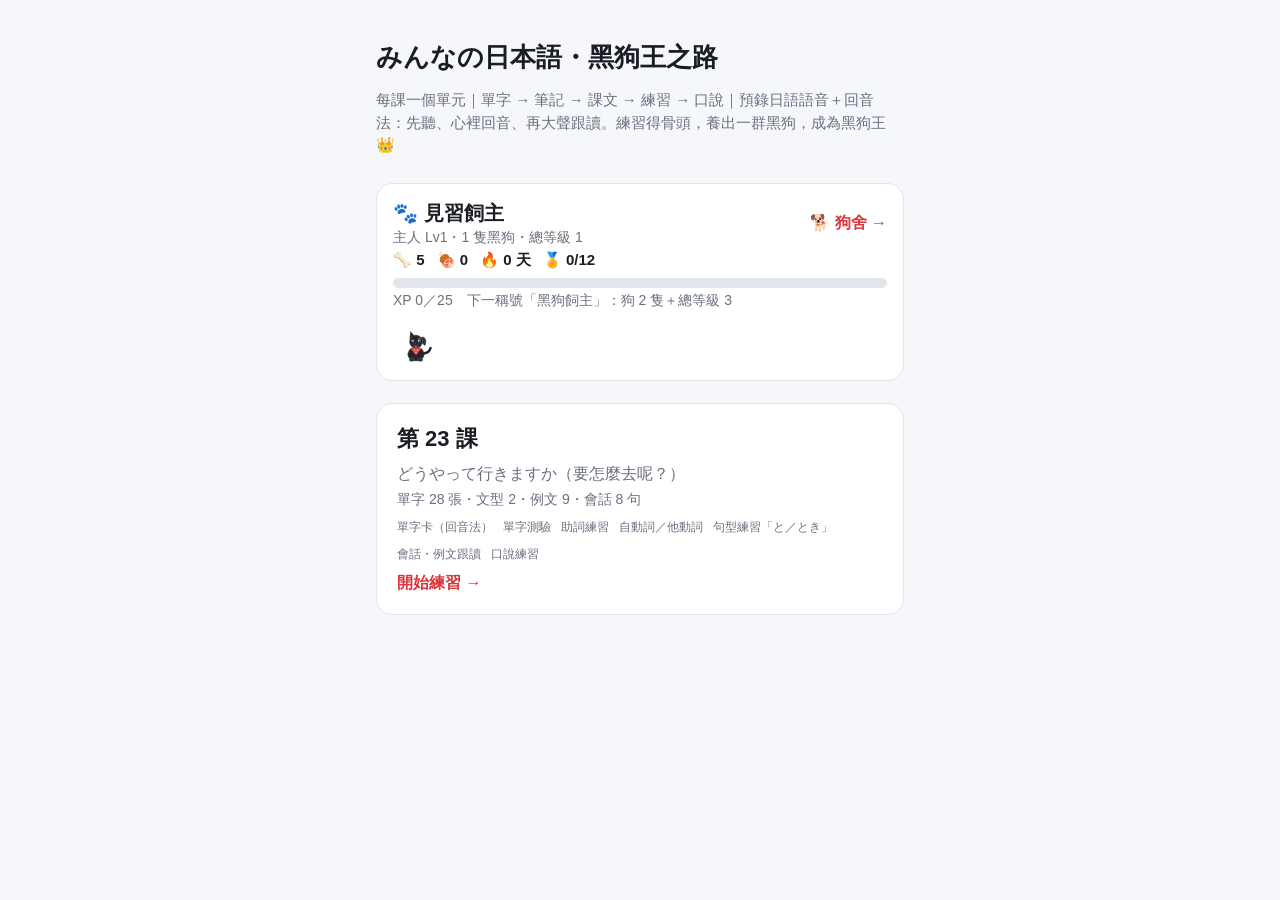
<file: index.html>
<!doctype html><html lang="zh-Hant"><head><meta charset="utf-8"><link rel="icon" href="data:,"><meta http-equiv="Cache-Control" content="no-cache"><meta name="viewport" content="width=device-width,initial-scale=1">
<title>みんなの日本語・黑狗王之路</title><link rel="stylesheet" href="style.css?v=2"><style>
.w{max-width:560px;padding:28px 16px 40px}h1{font-size:26px;margin:12px 0 6px}.sub{color:var(--mu);font-size:15px;margin:0 0 18px;line-height:1.5}
a.card{display:block;background:var(--cd);border:1px solid var(--ln);border-radius:16px;padding:20px;margin-bottom:14px;color:inherit;text-decoration:none;min-height:88px}a.card:active{transform:scale(.98)}
.t{display:flex;justify-content:space-between;align-items:center}.wk{font-size:22px;font-weight:800}.s{color:var(--mu);margin-top:10px;font-size:16px}.go{color:var(--ac);margin-top:10px;font-weight:600}
</style></head><body><div class="w"><h1>みんなの日本語・黑狗王之路</h1><p class="sub">每課一個單元｜單字 → 筆記 → 課文 → 練習 → 口說｜預錄日語語音＋回音法：先聽、心裡回音、再大聲跟讀。練習得骨頭，養出一群黑狗，成為黑狗王 👑</p><div id="dogc"></div><div id="list"></div></div>
<script>window.PAGEVER="2"</script><script src="jp.js?v=2"></script><script src="rw.js?v=2"></script><script src="dogs.js?v=2"></script><script>RW.home(document.getElementById("list"));DOGS.home(document.getElementById("dogc"))</script></body></html>
</file>
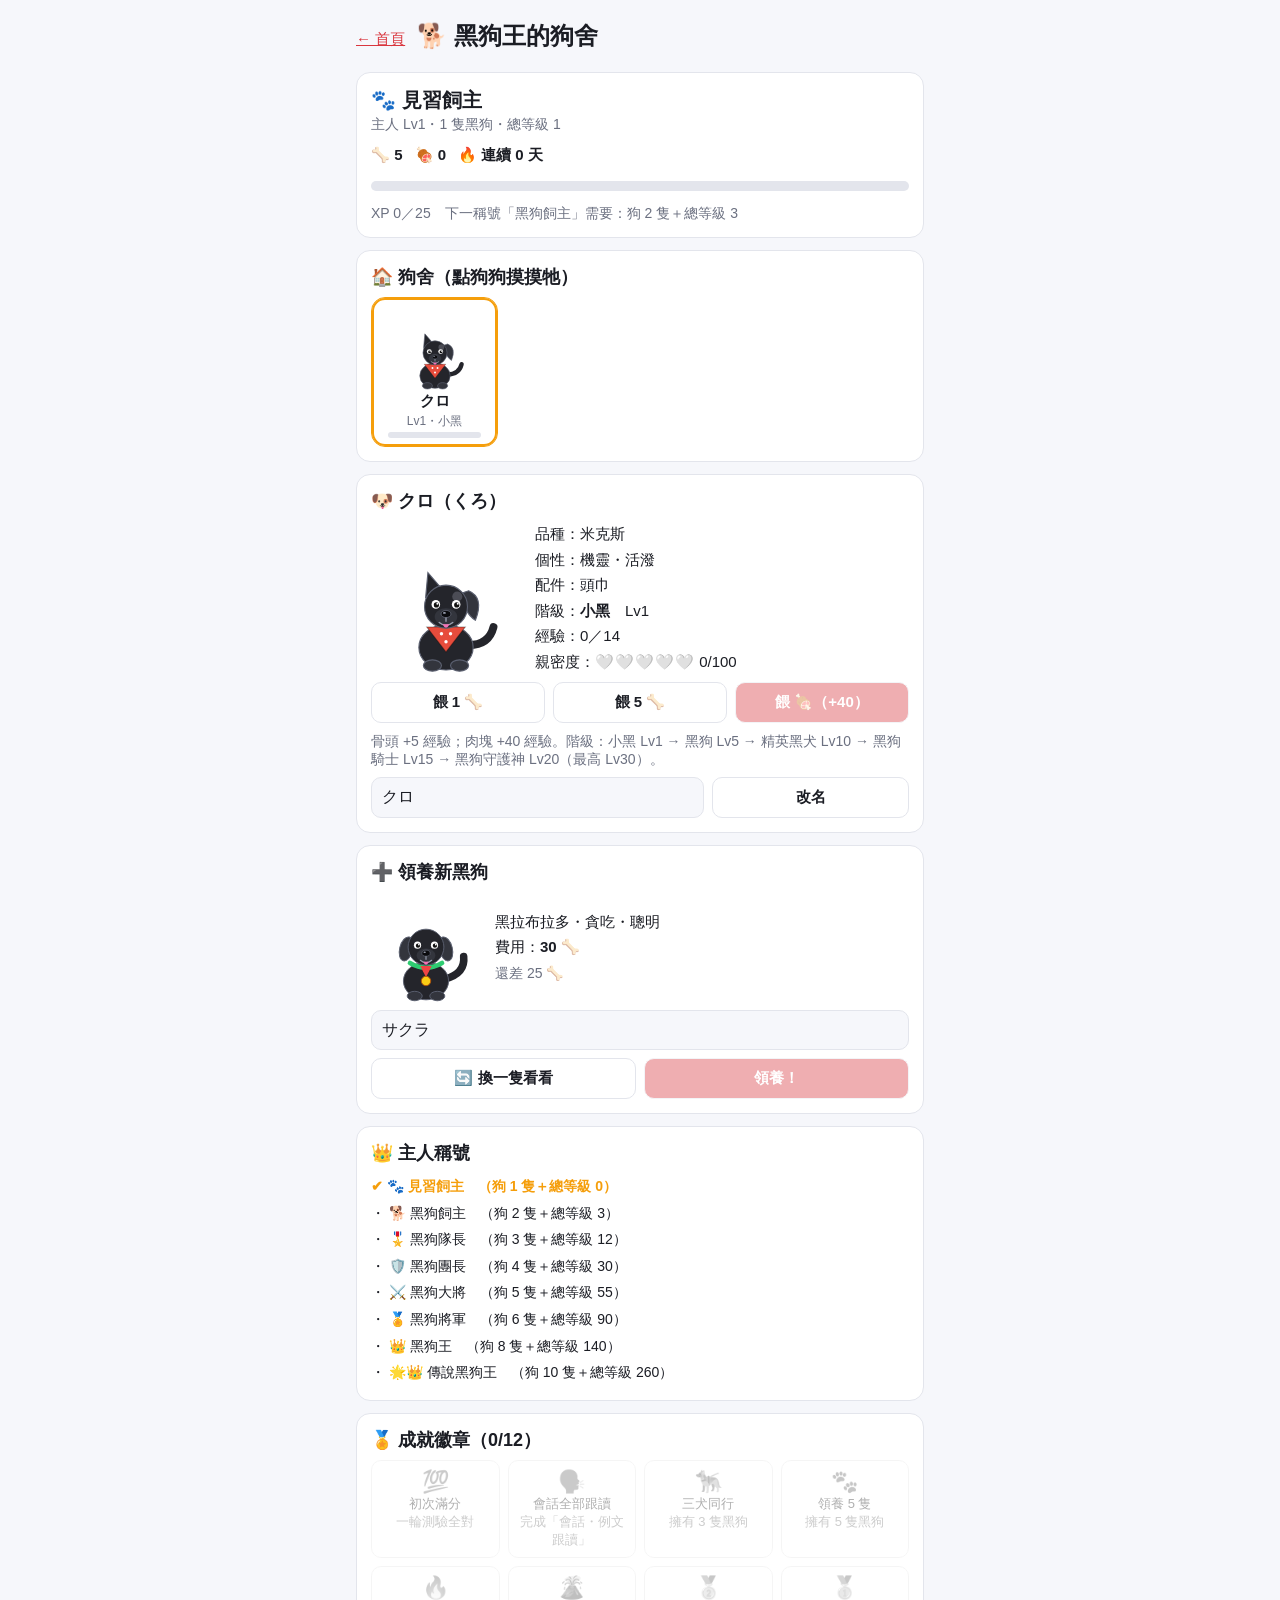
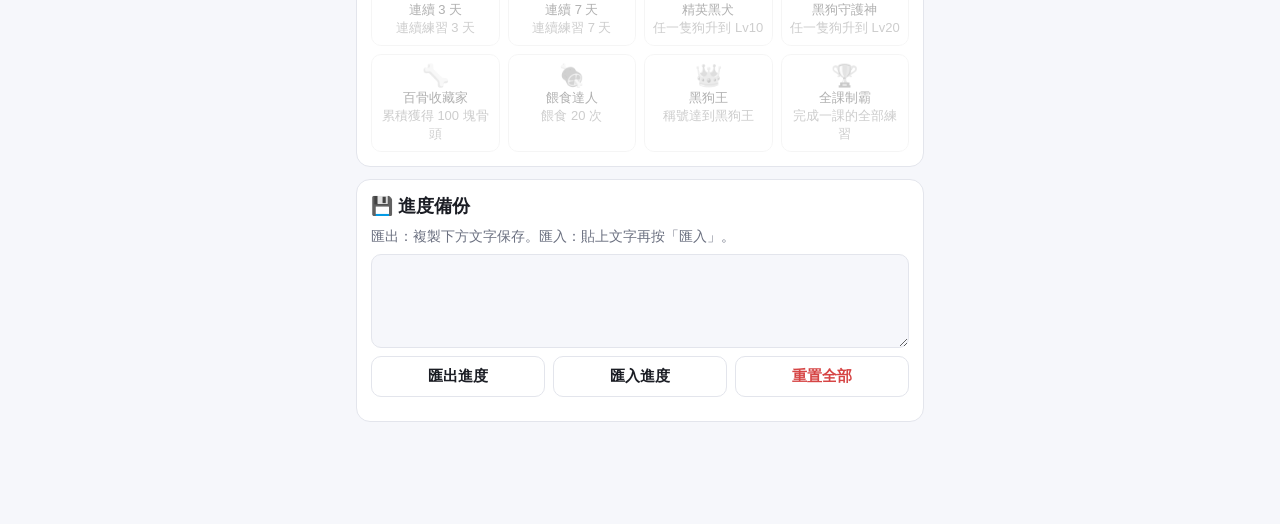
<file: kennel.html>
<!doctype html><html lang="zh-Hant"><head><meta charset="utf-8"><link rel="icon" href="data:,"><meta http-equiv="Cache-Control" content="no-cache"><meta name="viewport" content="width=device-width,initial-scale=1"><title>狗舍｜みんなの日本語・黑狗王之路</title><link rel="stylesheet" href="style.css?v=2"></head><body><div class="w">
<div class="wk-top" style="padding:8px 0"><a class="nav" href="index.html">← 首頁</a><h1>🐕 黑狗王的狗舍</h1></div><div id="kennel"></div></div>
<script>window.PAGEVER="2"</script><script src="jp.js?v=2"></script><script src="rw.js?v=2"></script><script src="dogs.js?v=2"></script><script>DOGS.kennel(document.getElementById("kennel"));RW.verCheck()</script></body></html>
</file>
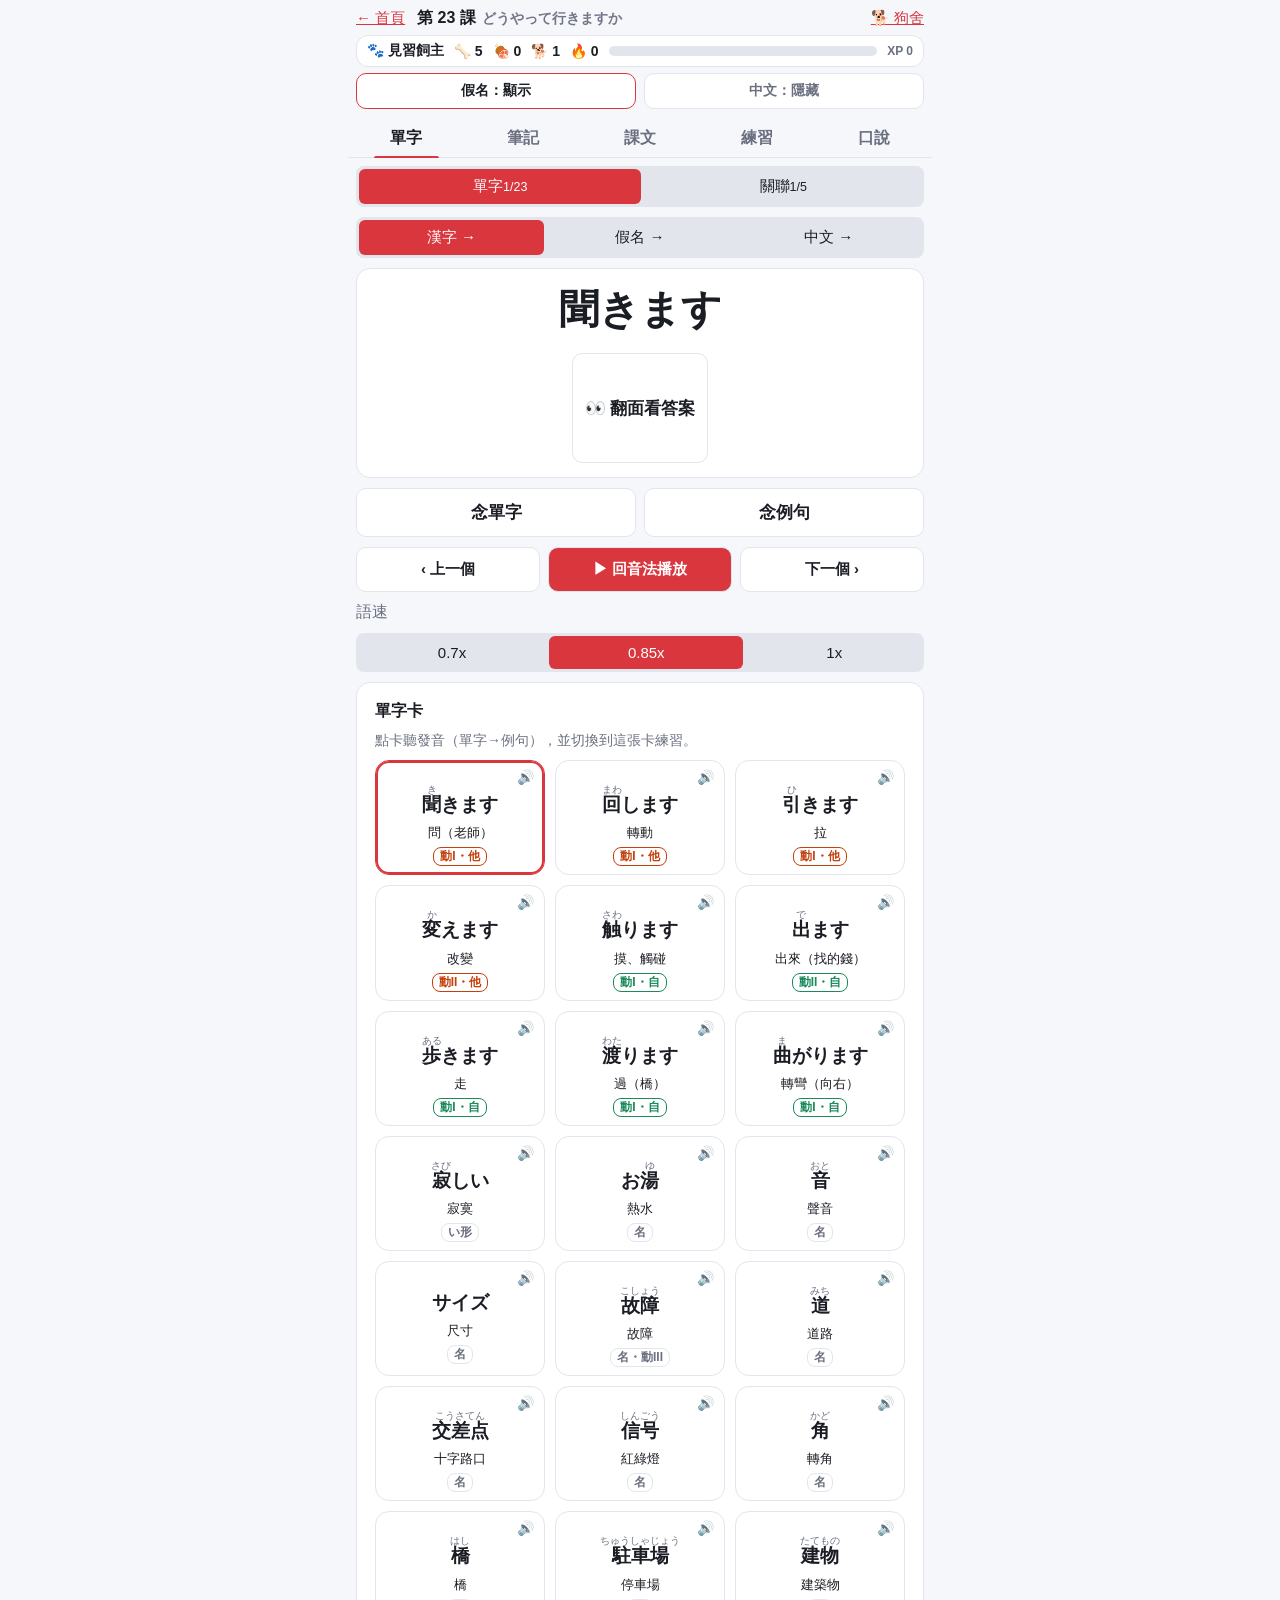
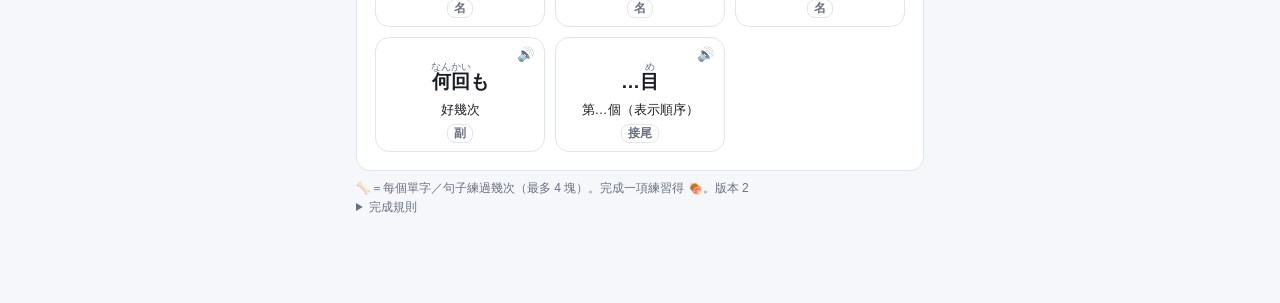
<file: lesson23.html>
<!doctype html><html lang="zh-Hant"><head><meta charset="utf-8"><link rel="icon" href="data:,"><meta http-equiv="Cache-Control" content="no-cache"><meta name="viewport" content="width=device-width,initial-scale=1"><title>第 23 課｜みんなの日本語・黑狗王之路</title><link rel="stylesheet" href="style.css?v=2"></head><body><div class="w" id="app"></div>
<script>window.PAGEVER="2"</script>
<script src="jp.js?v=2"></script><script src="rw.js?v=2"></script><script src="dogs.js?v=2"></script><script src="lesson23-audio.js?v=2"></script><script src="speech.js?v=2"></script><script src="lesson23-data.js?v=2"></script><script src="unit.js?v=2"></script>
</body></html>
</file>
<file: style.css>
:root{--tint:#eef3ff;--bg:#f6f7fb;--fg:#1b1d24;--mu:#6b7080;--cd:#fff;--ln:#e3e5ec;--ac:#2f6fed;--ok:#1a9a5a;--bad:#d64545}
@media(prefers-color-scheme:dark){:root{--tint:#232a3b;--bg:#121318;--fg:#eceef4;--mu:#9aa0b0;--cd:#1d1f27;--ln:#2c2f3a;--ac:#6ea0ff}}
*{box-sizing:border-box}body{margin:0;background:var(--bg);color:var(--fg);font-family:-apple-system,"PingFang TC","Noto Sans TC",sans-serif;padding-bottom:70px}
.w{max-width:600px;margin:0 auto;padding:8px 16px 16px;display:flex;flex-direction:column;gap:8px}h1{font-size:24px;margin:4px 0}h2{font-size:20px;margin:14px 0 0;padding-top:6px;border-top:2px solid var(--ln)}
.box{background:var(--cd);border:1px solid var(--ln);border-radius:14px;padding:18px;display:flex;flex-direction:column;gap:10px}.c{text-align:center}
.seg{display:flex;flex-wrap:wrap;gap:4px;background:var(--ln);border-radius:8px;padding:3px}.seg button{flex:1 1 auto;padding:8px 10px;border:0;border-radius:6px;font-size:15px;background:transparent;color:var(--fg)}.seg button.on{background:var(--ac);color:#fff}
.row{display:flex;flex-wrap:wrap;gap:8px}.b{flex:1 1 110px;padding:12px;font-size:17px;border-radius:10px;border:1px solid var(--ln);background:var(--cd);color:var(--fg);font-weight:600}.b.p{background:var(--ac);color:#fff}
.big{font-size:38px;font-weight:800;overflow-wrap:anywhere}.hl{color:var(--ac)}.mu{color:var(--mu)}.cue{padding:10px;border-radius:10px;background:var(--ln);font-size:18px;font-weight:700}.tx .cue:empty{display:none}
.ga{display:grid;grid-template-columns:repeat(auto-fill,minmax(140px,1fr));gap:10px}
.ca{position:relative;background:var(--cd);border:1px solid var(--ln);border-radius:14px;padding:26px 10px 10px;text-align:center;cursor:pointer;min-width:0}
.ca.cur{border-color:var(--ac);box-shadow:0 0 0 2px var(--ac) inset}.ca .en{font-size:17px;font-weight:800;overflow-wrap:anywhere}.ca .zh{font-size:14px;margin-top:2px}.ca .tg{font-size:12px;color:var(--mu);margin-top:4px}.ca .sp{position:absolute;top:8px;right:10px;font-size:14px;opacity:.7}
.sen{font-size:20px;font-weight:700;line-height:1.4}.def{font-size:17px;line-height:1.5}
.sn{position:relative;padding:6px 40px 6px 8px;border-radius:8px;font-size:18px;line-height:1.55;cursor:pointer}.sn.hl{background:var(--tint);outline:2px solid var(--ac)}.pa{margin-bottom:10px}
.sn .pm{position:absolute;right:4px;top:6px;font-size:12px}.kw{background:#ffe9a8;color:#1b1d24;border-radius:4px;padding:0 3px;font-weight:700}.kw sup{color:#c0392b;font-size:11px;margin-right:2px}.gl{color:var(--mu);font-size:14px}
.tb{width:100%;border-collapse:collapse;font-size:16px}.tb td{padding:8px;border-bottom:1px solid var(--ln);cursor:pointer}.tb td:first-child{font-weight:700;width:38%}
a.nav{color:var(--ac)}

/* week header + jump nav */
.wk{display:flex;flex-direction:column;gap:6px}
.wk-top{display:flex;align-items:baseline;gap:8px 12px;flex-wrap:wrap;font-size:15px}
.wk h1{font-size:16px;margin:0;display:flex;align-items:baseline;gap:6px;white-space:nowrap}
.wk-date{font-size:14px;font-weight:600;color:var(--mu);letter-spacing:0;opacity:.95}
.jump{position:sticky;top:0;z-index:30;background:var(--bg);margin:0 -16px;padding:2px 8px 0;
  box-shadow:0 8px 0 0 var(--bg)}
.jump-bar{display:flex;border-bottom:1px solid var(--ln)}
.jump button{flex:1;padding:11px 6px 10px;font-size:16px;font-weight:650;line-height:1.2;border:0;border-radius:0;background:transparent;color:var(--mu);-webkit-tap-highlight-color:transparent;position:relative}
.jump button.on{background:transparent;color:var(--fg);font-weight:800}
.jump button.on::after{content:"";position:absolute;left:22%;right:22%;bottom:-1px;height:2.5px;background:var(--ac);border-radius:2px 2px 0 0}
.panel[hidden]{display:none!important}
.panel{display:flex;flex-direction:column;gap:10px}

#pv,#pl,#nx{flex:1 1 0;min-width:0;padding:12px 6px;font-size:15px;white-space:nowrap}
.zhs{display:none;font-size:15px;line-height:1.5;color:var(--mu);font-weight:400;margin-top:2px}.showzh .zhs{display:block}
.vl{border-top:1px solid var(--ln);padding-top:10px;display:flex;flex-direction:column;gap:4px}.vw{font-size:15px;line-height:1.45}.vw.pl{cursor:pointer}.vw .vn{color:#c0392b;margin-right:3px}

.bc{padding:12px 14px;gap:4px}.bc .big{font-size:34px;line-height:1.15}.bc .pm{line-height:1.1}.bc .pm:empty,.bc #ipa,.bc #def,.bc #ex:empty{display:none}.bc #tag{font-size:15px;line-height:1.3}.bc #tag .nt{font-size:12px;display:block}.bc #ex{text-align:center;margin-top:4px;line-height:1.4}.bc .cue{padding:6px 10px;font-size:16px;margin-top:2px}
.bc .cue:empty{display:none}

.ph{margin:10px 0;padding:0}.ph img{display:block;width:100%;height:180px;object-fit:cover;border-radius:12px}.ph figcaption{font-size:11px;color:var(--mu);margin-top:4px;line-height:1.4}

/* ===== 日文版 ===== */
:root{--ac:#d9363e}@media(prefers-color-scheme:dark){:root{--ac:#ff7a80;--tint:#3a2326}}:root{--tint:#fdecec}
body{font-family:-apple-system,"PingFang TC","Hiragino Sans","Noto Sans TC","Noto Sans JP",sans-serif}
ruby{ruby-align:center}rt{font-size:.5em;font-weight:500;color:var(--mu);letter-spacing:0}.nofg rt{display:none}
.ctl{display:flex;gap:8px}.tg{flex:1;padding:8px;border-radius:10px;border:1px solid var(--ln);background:var(--cd);color:var(--mu);font-size:14px;font-weight:600}.tg.on{color:var(--fg);border-color:var(--ac)}
.bc{padding:14px;gap:6px;align-items:center}.bc .big{font-size:40px;line-height:1.3}.bc .big.zhf{font-size:28px}.bc .rbig{font-size:34px;font-weight:800;line-height:1.7}.zhb{font-size:22px;font-weight:700;color:var(--ac)}
.bk{display:flex;flex-direction:column;gap:4px;align-items:center}.exs{margin-top:6px;border-top:1px dashed var(--ln);padding-top:8px}.exj{font-size:20px;line-height:1.9;font-weight:600}
.vb{display:inline-block;font-size:12px;border:1px solid var(--ln);border-radius:8px;padding:0 6px;color:var(--mu);font-weight:600}.vb.vi{color:#1a8a5a;border-color:#1a8a5a}.vb.vt{color:#c2410c;border-color:#c2410c}
.cue{padding:10px;border-radius:10px;background:var(--ln);font-size:18px;font-weight:700;text-align:center}.cue:empty{display:none}
.ca{padding:24px 8px 8px}.ca .en{font-size:19px;font-weight:800;line-height:1.8}.ca .zh{font-size:13px}.ca .tg2{margin-top:4px}
.hl{color:var(--ac)}.zhs{display:none;font-size:15px;line-height:1.5;color:var(--mu);font-weight:400;margin-top:2px}.showzh .zhs{display:block}
.sn{padding:6px 8px;border-radius:10px;font-size:20px;line-height:1.9;cursor:pointer;margin-bottom:4px}.sn .jt{font-weight:600}.sn.rep{margin-left:10px}.rn{display:inline-block;font-size:12px;font-weight:700;color:var(--mu);margin-right:6px}
.sn.r0{background:rgba(217,54,62,.07)}.sn.r1{background:rgba(47,111,237,.08)}.sn.hl{background:var(--tint);outline:2px solid var(--ac);color:inherit}.sn.hide .jt{filter:blur(8px)}.jt.rep{padding-left:14px;color:var(--ac)}
.nl{padding:6px 4px;cursor:pointer;border-bottom:1px solid var(--ln)}.nj{font-size:20px;line-height:1.9;font-weight:600}.ncard{display:flex;flex-direction:column;gap:2px;border-top:2px solid var(--ln);padding-top:10px}.tip{font-size:14px;color:var(--mu);margin-top:4px}
.tb th{text-align:left;font-size:14px;color:var(--mu);padding:6px}.tb td:first-child{width:auto}
.qr{min-height:24px;font-weight:700;font-size:17px}.why{font-weight:400;font-size:15px;color:var(--fg);margin-top:4px;line-height:1.5}.sen.ok{color:var(--ok)}.sen.bad{color:var(--bad)}.sen.zhf{font-size:24px}
.blank{display:inline-block;min-width:1.6em;border-bottom:3px solid var(--ac);text-align:center;color:var(--ac);font-weight:800}.blank.good{color:var(--ok);border-color:var(--ok)}.blank.wrong{color:var(--bad);border-color:var(--bad)}
.zhq{font-size:20px;font-weight:700}.ans-line{min-height:56px;border:2px dashed var(--ln);border-radius:12px;padding:8px;display:flex;flex-wrap:wrap;gap:6px;justify-content:center;align-items:center}
.chips{display:flex;flex-wrap:wrap;gap:8px;justify-content:center}.chip{font-size:19px;padding:6px 12px;border-radius:10px;border:1px solid var(--ln);background:var(--cd);color:var(--fg);line-height:1.9}.chip.on{border-color:var(--ac)}.chip.used{opacity:.25}
#qo .b{font-size:20px}
.pm:empty{display:none}
</file>
